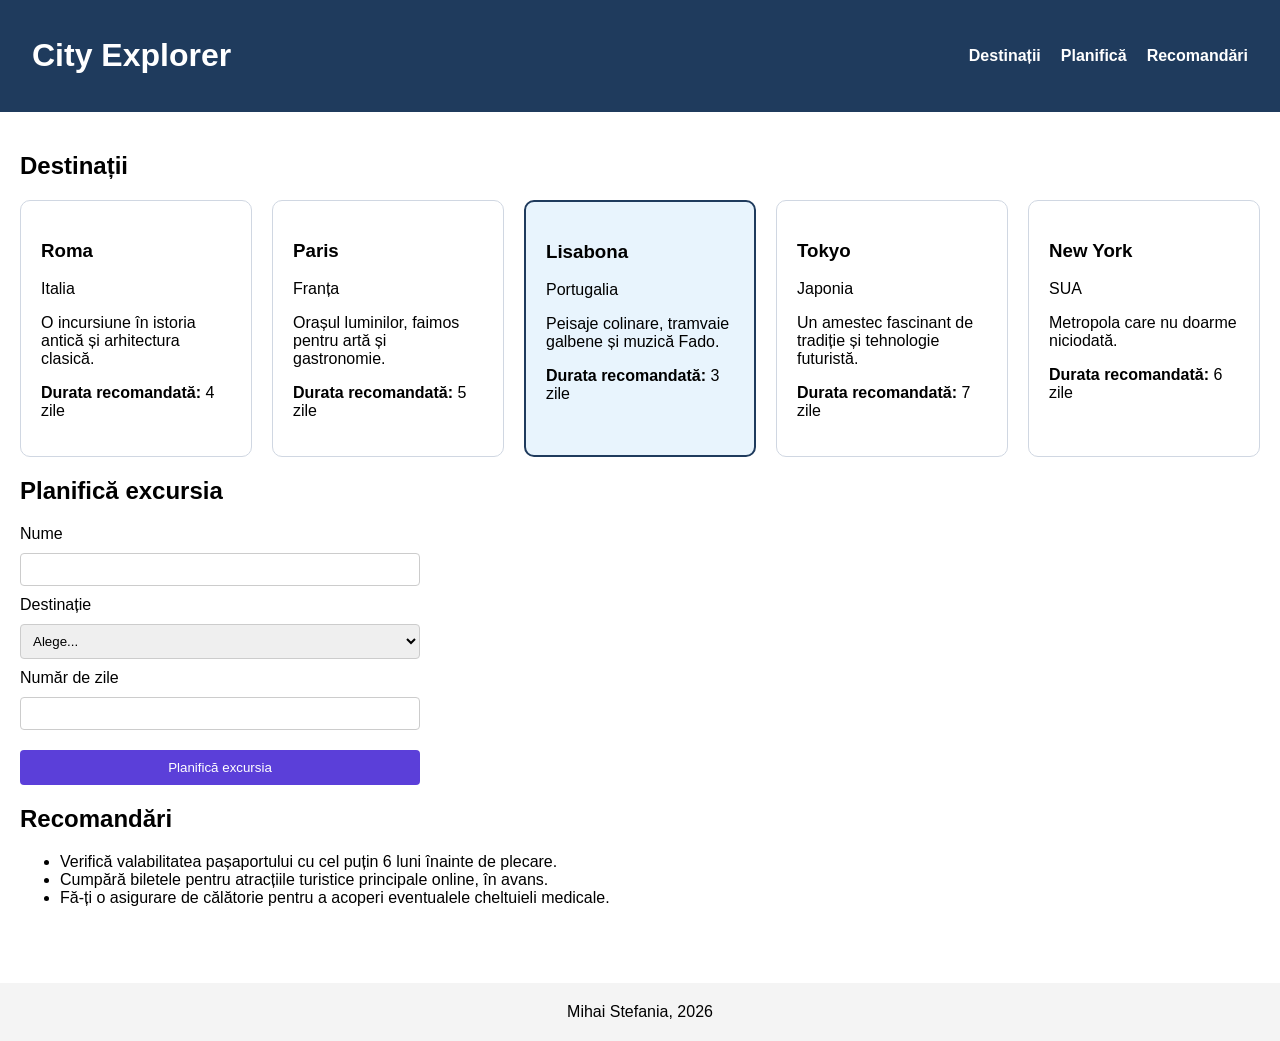
<file: city-explorer/index.html>
<!DOCTYPE html>
<html lang="ro">
<head>
    <meta charset="UTF-8">
    <meta name="viewport" content="width=device-width, initial-scale=1.0">
    <title>City Explorer</title>
    <link rel="stylesheet" href="css/style.css">
</head>
<body>
    <header class="site-header">
        <h1>City Explorer</h1>
        <nav class="menu">
            <a href="#destinatii">Destinații</a>
            <a href="#planifica">Planifică</a>
            <a href="#recomandari">Recomandări</a>
        </nav>
    </header>
    
    <main>
        <section id="destinatii">
            <h2>Destinații</h2>
            <div class="cards">
                <article class="card">
                    <h3>Roma</h3>
                    <p>Italia</p>
                    <p>O incursiune în istoria antică și arhitectura clasică.</p>
                    <p><strong>Durata recomandată:</strong> 4 zile</p>
                </article>
                <article class="card">
                    <h3>Paris</h3>
                    <p>Franța</p>
                    <p>Orașul luminilor, faimos pentru artă și gastronomie.</p>
                    <p><strong>Durata recomandată:</strong> 5 zile</p>
                </article>
                <article class="card featured">
                    <h3>Lisabona</h3>
                    <p>Portugalia</p>
                    <p>Peisaje colinare, tramvaie galbene și muzică Fado.</p>
                    <p><strong>Durata recomandată:</strong> 3 zile</p>
                </article>
                <article class="card">
                    <h3>Tokyo</h3>
                    <p>Japonia</p>
                    <p>Un amestec fascinant de tradiție și tehnologie futuristă.</p>
                    <p><strong>Durata recomandată:</strong> 7 zile</p>
                </article>
                <article class="card">
                    <h3>New York</h3>
                    <p>SUA</p>
                    <p>Metropola care nu doarme niciodată.</p>
                    <p><strong>Durata recomandată:</strong> 6 zile</p>
                </article>
            </div>
        </section>
        
        <section id="planifica">
            <h2>Planifică excursia</h2>
            <form class="plan-form">
                <label for="name">Nume</label>
                <input id="name" name="name" type="text">
                
                <label for="destination">Destinație</label>
                <select id="destination" name="destination">
                    <option value="">Alege...</option>
                    <option value="Roma">Roma</option>
                    <option value="Paris">Paris</option>
                    <option value="Lisabona">Lisabona</option>
                    <option value="Tokyo">Tokyo</option>
                    <option value="New York">New York</option>
                </select>
                
                <label for="days">Număr de zile</label>
                <input id="days" name="days" type="number">
                
                <button type="submit">Planifică excursia</button>
            </form>
        </section>

        <section id="recomandari">
            <h2>Recomandări</h2>
            <ul>
                <li>Verifică valabilitatea pașaportului cu cel puțin 6 luni înainte de plecare.</li>
                <li>Cumpără biletele pentru atracțiile turistice principale online, în avans.</li>
                <li>Fă-ți o asigurare de călătorie pentru a acoperi eventualele cheltuieli medicale.</li>
            </ul>
        </section>
    </main>
    
    <footer class="site-footer">
        Mihai Stefania, 2026
    </footer>
</body>
</html>
</file>
<file: city-explorer/css/style.css>
* {
    box-sizing: border-box; 
}

body {
    font-family: sans-serif;
    margin: 0;
    padding: 0;
}

main {
    padding: 20px;
}

.site-header {
    display: flex;
    justify-content: space-between;
    align-items: center;
    padding: 16px 32px;
    background-color: #1f3b5d;
    color: #ffffff;
}

.menu {
    display: flex;
    gap: 20px;
}

.menu a {
    color: #ffffff;
    text-decoration: none;
    font-weight: bold;
}

.cards {
    display: grid;
    grid-template-columns: repeat(auto-fit, minmax(220px, 1fr));
    gap: 20px;
    margin-top: 20px;
}

.card {
    padding: 20px;
    border: 1px solid #d0d7e2;
    border-radius: 10px;
}

.card:hover {
    box-shadow: 0 4px 12px rgba(0, 0, 0, 0.1); 
}

.featured {
    background-color: #e8f4fd;
    border: 2px solid #1f3b5d;
}

.plan-form {
    display: flex;
    flex-direction: column;
    max-width: 400px;
    gap: 10px;
}

.plan-form input, 
.plan-form select {
    width: 100%;
    padding: 8px;
    border: 1px solid #ccc;
    border-radius: 4px;
}

input:focus, select:focus {
    outline: 2px solid #5b3fd9; 
}

.plan-form button {
    padding: 10px;
    margin-top: 10px;
    background-color: #5b3fd9;
    color: white;
    border: none;
    border-radius: 4px;
    cursor: pointer;
}

.site-footer {
    text-align: center;
    padding: 20px;
    background-color: #f4f4f4;
    margin-top: 40px;
}
</file>
